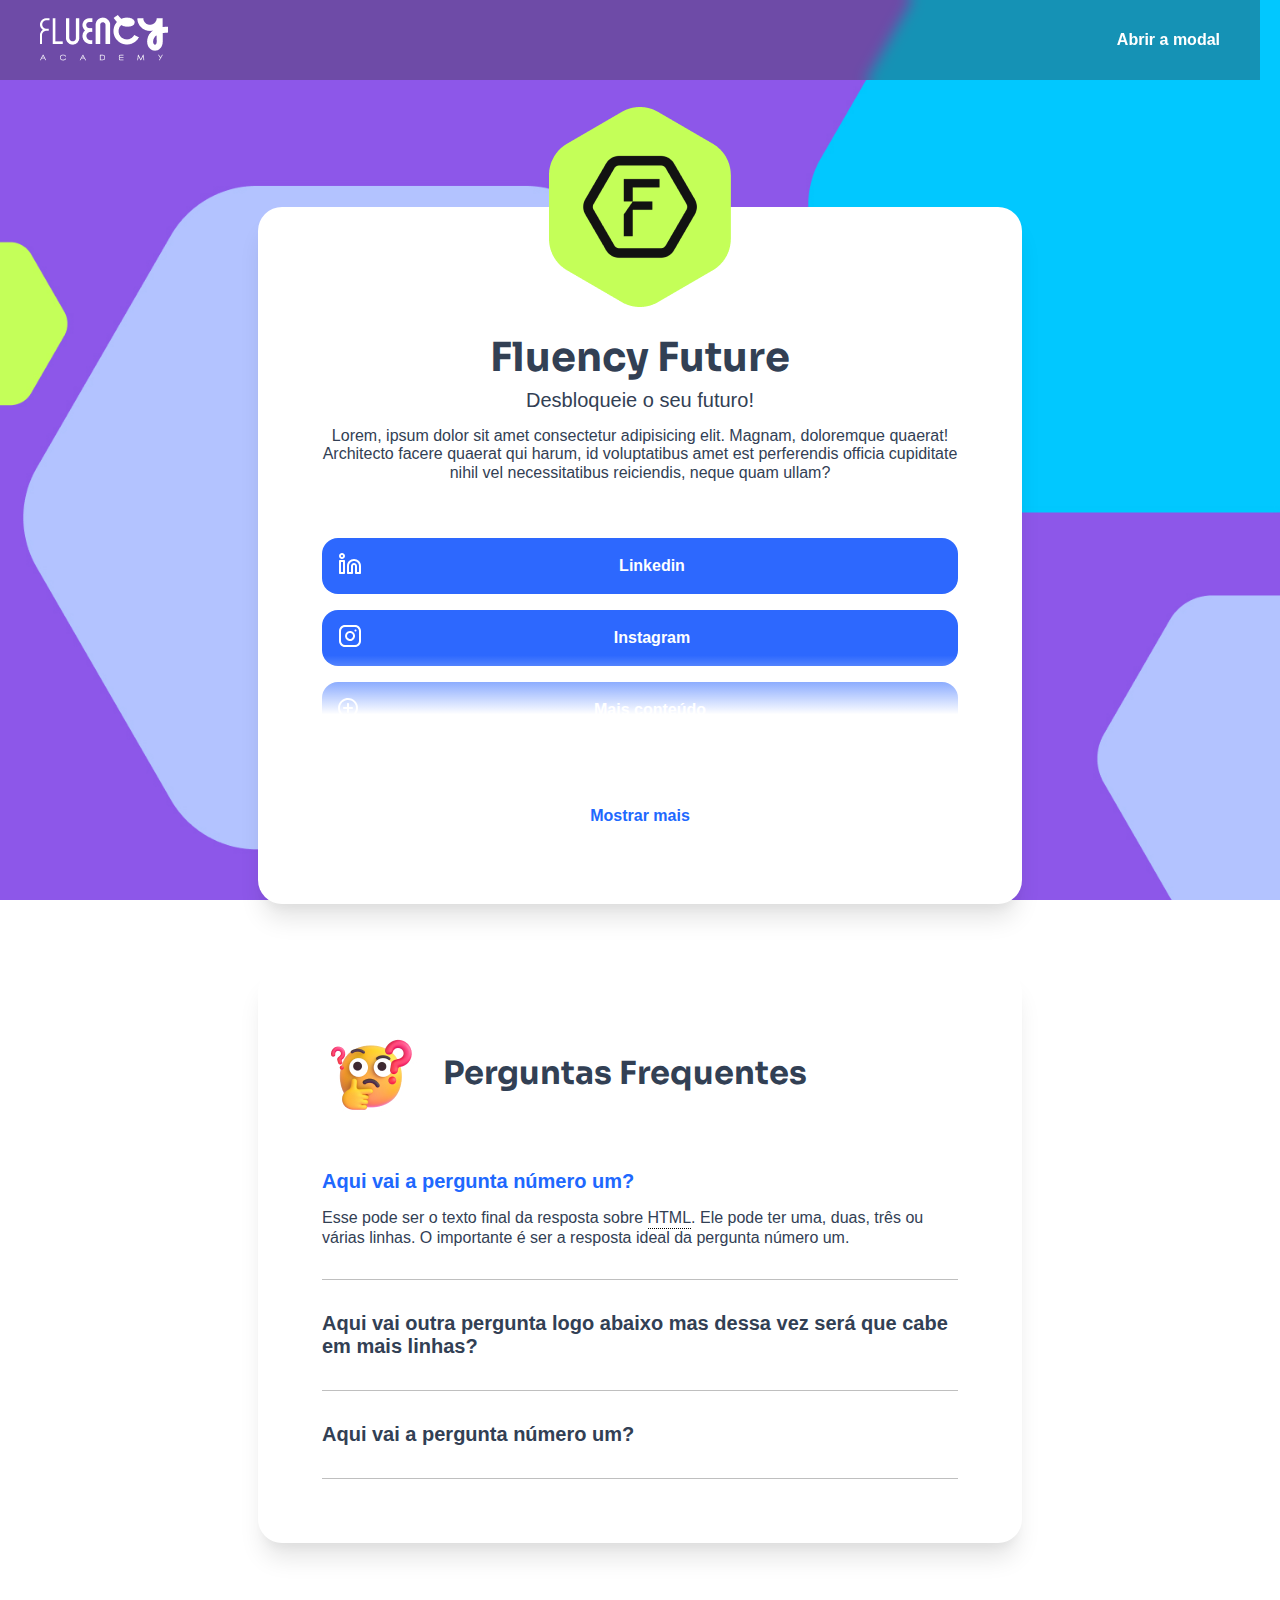
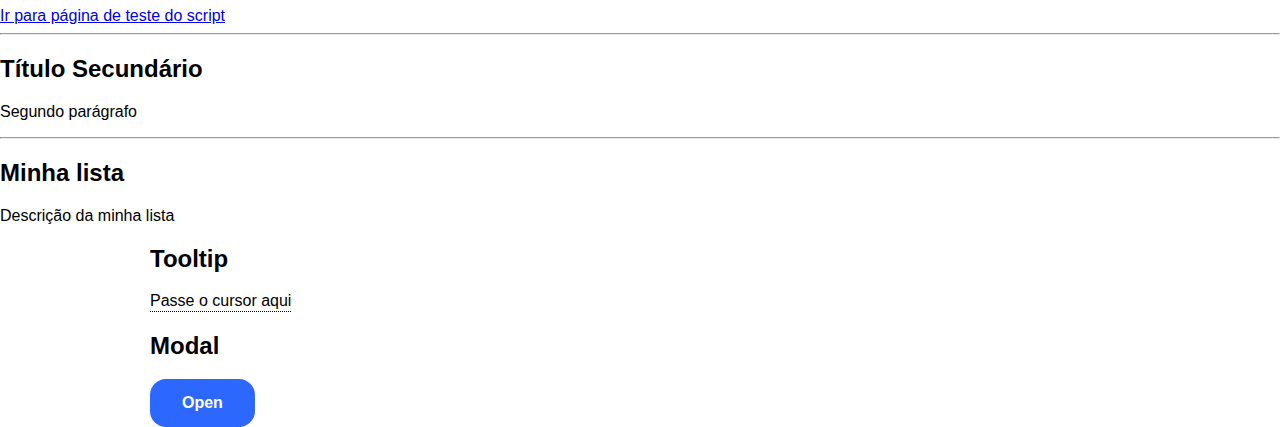
<file: index.html>
<!DOCTYPE html>
<html lang="pt-BR">
<head>
    <meta charset="UTF-8">
    <meta name="viewport" content="width=device-width, initial-scale=1.0">
    <title>Meu perfil</title>
    <meta name="description" content="Página de estudos Fluency Future">
    <link rel="stylesheet" href="./styles/normalize.css">
    <link rel="stylesheet" href="./styles/components.css">
    <link rel="stylesheet" href="./styles/main.css">
    <link rel="preconnect" href="https://fonts.googleapis.com">
    <link rel="preconnect" href="https://fonts.gstatic.com" crossorigin>
    <link href="https://fonts.googleapis.com/css2?family=Sora:wght@100..800&display=swap" rel="stylesheet">
    <script src="./scripts/components.js" async></script>
    <!--Meta tags para redes sociais-->
    <meta property="og:title" content="Fluency Future - Estudos">
    <meta property="og:type" content="website">
    <meta property="og:description" content="Página de Estudos Fluency Future">
    <meta property="og:image" content="https://reinaldo-alves.github.io/estudosfluencyfuture/images/logo.jpg">
    <meta property="og:image:alt" content="Logo Fluency Academy">
    <meta property="og:site_name" content="Fluency Future">
    <meta property="og:url" content="https://reinaldo-alves.github.io/estudosfluencyfuture/">
</head>
<body>
    <header class="main-header">
        <div class="main-header__left">
            <img src="./images/logo.png" alt="Logo Fluency Academy">
        </div>
        <div class="main-header__right">
            <a href="" onclick="openModal('modal'); return false">Abrir a modal</a>
        </div>
    </header>
    <div class="full-center-center full-center-center--margin-top">      
        <!-- Caixa Branca -->
        <div class="box box-avatar">
            
            <!-- Avatar ou Imagem de Perfil -->
            <div class="box__avatar">
                <img src="images/avatar.png" alt="Avatar - Logo da Fluency" />
            </div>

            <!-- Área de Títulos de Descrições -->
            <div class="box__header">
                <h1>Fluency Future</h1>
                <h2>Desbloqueie o seu futuro!</h2>
                <p>Lorem, ipsum dolor sit amet consectetur adipisicing elit. Magnam, doloremque quaerat! Architecto facere quaerat qui harum, id voluptatibus amet est perferendis officia cupiditate nihil vel necessitatibus reiciendis, neque quam ullam?</p>
            </div>

            <!-- Área de Conteúdo -->
            <div class="box__content">
                <div class="view-more">
                    <div class="view-more__content">
                        <!-- Lista de Links -->
                        <ul class="link-list">
                            <li>
                                <a href="https://linkedin.com" target="_blank">
                                    <span><img src="./images/linkedin.svg" alt="Logo do Linkedin" /></span>
                                    <span>Linkedin</span>
                                </a>
                            </li>
                            <li>
                                <a href="https://instagram.com" target="_blank">
                                    <span><img src="./images/instagram.svg" alt="Logo do Instagram" /></span>
                                    <span>Instagram</span>
                                </a>
                            </li>
                            <li>
                                <a href="https://fluencytv.io" target="_blank">
                                    <span><img src="./images/plus-circle.svg" alt="Ícone de Mais" /></span>
                                    <span>Mais conteúdo</span>
                                </a>
                            </li>
                            <li>
                                <a href="https://cursos.fluencyacademy.io" target="_blank">
                                    <span><img src="./images/calender.svg" alt="Ícone de Calendário" /></span>
                                    <span>Matricule-se</span>
                                </a>
                            </li>
                        </ul>
                    </div>
                    <div class="view-more__actions">
                        <button class="view-more-expand">Mostrar mais</button>
                        <button class="view-more-collapse">Mostrar menos</button>
                    </div>
                </div>
              
            </div>

        </div>
    </div>
    <div class="full-center-center">
        <div class="box">
            <div class="box__title">
                <img src="./images/question.jpg" alt="Emoji pensando">
                <h2>Perguntas Frequentes</h2>
            </div>
            <details class="accordion" open>
                <summary>Aqui vai a pergunta número um?</summary>
                <p>Esse pode ser o texto final da resposta sobre <span class="tooltip">HTML<span class="tooltiptext">Hypertext Markup Language</span></span>. Ele pode ter uma, duas, três ou várias linhas. O importante é ser a resposta ideal da pergunta número um.</p>
            </details>
            <details class="accordion">
                <summary>Aqui vai outra pergunta logo abaixo mas dessa vez será que cabe em mais linhas?</summary>
                <p>Esse pode ser o texto final da resposta sobre <span class="tooltip">CSS<span class="tooltiptext">Cascading Style Sheets</span></span>. Ele pode ter uma, duas, três ou várias linhas. O importante é ser a resposta ideal da pergunta número um.</p>
            </details>
            <details class="accordion">
                <summary>Aqui vai a pergunta número um?</summary>
                <p>Esse pode ser o texto final da resposta sobre <span class="tooltip">JS<span class="tooltiptext">JavaScript</span></span>. Ele pode ter uma, duas, três ou várias linhas. O importante é ser a resposta ideal da pergunta número um.</p>
            </details>
        </div>
    </div>
    

    <!--Teste de botão like-->
    <a href="./page.html"><div class="like-button" role="button" aria-label="Ir para script">Ir para página de teste do script</div></a>  
    <hr>
    <div>
        <h2>Título Secundário</h2>
        <p>Segundo parágrafo</p>
    </div>
    <hr>
    <div id="lista-itens">
        <h2>Minha lista</h2>
        <p class="subtitulo">Descrição da minha lista</p>
    </div>
    
    <div class="container">
        <h2>Tooltip</h2>
        <div class="tooltip">Passe o cursor aqui<span class="tooltiptext">Texto da tooltip</span></div>
    </div>

    <div class="container">
        <h2>Modal</h2>
        <button class="modal-button" onclick="openModal('modal')">Open</button>
    </div>

    <div class="modal" id="modal" hidden>
        <div class="modal__backdrop" onclick="closeModal('modal')"></div>
        <div class="modal__content">
            <div class="modal__content__header">
                <h3>Olá, eu sou o componente modal</h3>
            </div>
            <div class="modal__content__body">
                <p>Os modais concentram a atenção do usuário exclusivamente em uma tarefa ou informação por meio de uma janela que fica no topo do conteúdo da página. Busque ser objetivo e claro na informação</p>
            </div>
            <div class="modal__content__footer">
                <button class="modal-button" onclick="closeModal('modal')">Fechar modal</button>
            </div>
        </div>
    </div>
</body>
</html>
</file>
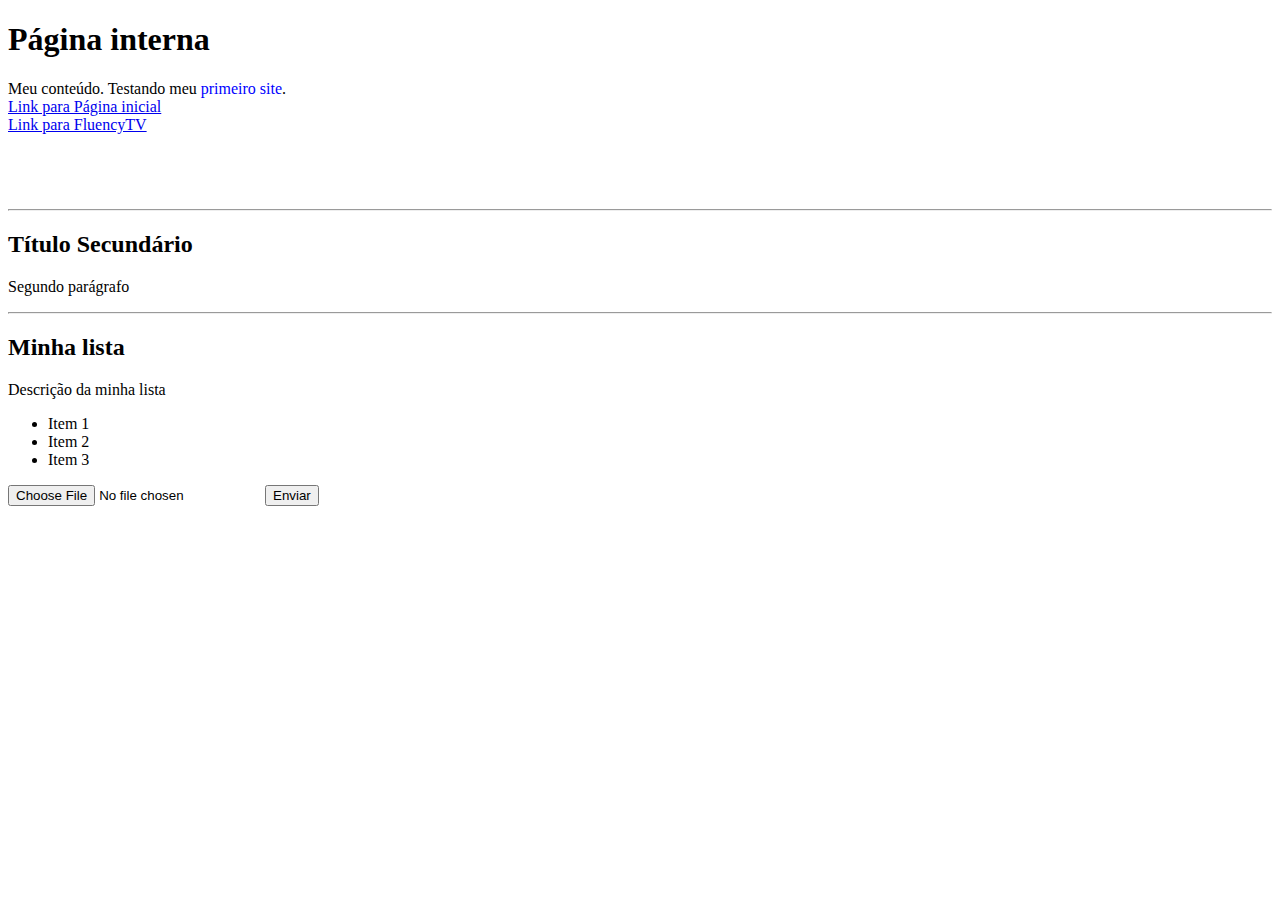
<file: page.html>
<!DOCTYPE html>
<html lang="pt-BR">
<head>
    <meta charset="UTF-8">
    <meta name="viewport" content="width=device-width, initial-scale=1.0">
    <title>Fluency Future - Javascript</title>
</head>
<body>
    <div id="bloco-conteudo1">
        <h1 id="titulo">Página interna</h1>
        <p class="subtitulo">Meu conteúdo. Testando meu <span style="color: blue;">primeiro site</span>. 
            <br>
            <a href="index.html">Link para Página inicial</a>
            <br>
            <a href="http://fluencytv.com" target="_blank">Link para FluencyTV</a>
        </p>       
        <img src="images/logo.png" />
    </div>
    <hr>
    <div>
        <h2>Título Secundário</h2>
        <p>Segundo parágrafo</p>
    </div>
    <hr>
    <div id="lista-itens">
        <h2>Minha lista</h2>
        <p class="subtitulo-sec">Descrição da minha lista</p>
        <ul>
            <li class="item">Item 1</li>
            <li class="item">Item 2</li>
            <li class="item">Item 3</li>
        </ul>
    </div>
    <form action="">
        <input type="file" id="fileInput">
        <button id="meuBotao" type="submit">Enviar</button>
    </form>
    <script src="main.js"></script>
</body>
</html>
</file>
<file: styles/components.css>
.view-more .view-more__content {
    max-height: 230px;
    overflow: hidden;
    margin-bottom: 8px;
    position: relative;
}

.view-more.view-more--expand .view-more__content {
    max-height: unset;
}

.view-more:not(.view-more--expand) .view-more__content::after {
    content: "";
    bottom: 0;
    position: absolute;
    width: 100%;
    height: 162px;
    background: linear-gradient(0deg, #fff 33.08%, rgba(255, 255, 255, 0.00) 69.54%);
}

.view-more:not(.view-more--expand) .view-more-collapse {
    display: none;
}

.view-more.view-more--expand .view-more-expand {
    display: none;
}

.view-more .view-more__actions {
    text-align: center;
    width: 100%;
    margin-top: 24px;
}

.view-more .view-more__actions button {
    color: #2068fe;
    outline: none;
    border: none;
    background-color: transparent;
    font-size: 16px;
    font-style: normal;
    font-weight: 700;
    cursor: pointer;
    margin: auto;
}

.accordion {
    border-bottom: solid 1px #bfbfbf;
}

.accordion summary {
    color: #324054;
    font-size: 20px;
    font-style: normal;
    font-weight: 600;
    cursor: pointer;
    width: 100%;
    display: flex;
    padding: 32px 0;
    align-items: center;
    justify-content: space-between;
}

.accordion p {
    color: #324054;
    font-size: 16px;
    font-style: normal;
    font-weight: 400;
    margin: 0;
    margin-bottom: 16px;
}

.accordion p:last-child {
    margin-bottom: 0;
}

.accordion[open] {
    padding-bottom: 32px;
}

.accordion[open] summary {
    padding-bottom: 16px;
    color: #2068fe;
}

.modal {
    position: fixed;
    top: 0;
    left: 0;
    width: 100%;
    height: 100vh;
    z-index: 999999;
    display: flex;
    padding: 0 10px;
    align-items: center;
    justify-content: center;
}

.modal .modal__backdrop {
    position: absolute;
    top: 0;
    left: 0;
    width: 100%;
    height: 100vh;
    background-color: rgba(0, 0, 0, .8);
}

.modal .modal__content {
    width: 100%;
    max-width: 600px;
    position: relative;
    padding: 24px;
    background-color: #fff;
    border-radius: 8px;
    max-height: 300px;
    display: flex;
    flex-direction: column;
    max-height: 300px;
}

.modal .modal__content .modal__content__header {
    padding-bottom: 16px;
}

.modal .modal__content .modal__content__header h3 {
    font-size: 20px;
    font-style: normal;
    font-weight: 600;
    line-height: 120%;
    margin: 0;
    color: #324054;
}

.modal .modal__content .modal__content__body {
    flex: 1;
    overflow: auto;
}

.modal .modal__content .modal__content__body p {
    font-size: 16px;
    font-style: normal;
    font-weight: 400;
}

.modal .modal__content .modal__content__footer {
    width: 100%;
    display: flex;
    flex-direction: row-reverse;
    margin-top: 10px;
}

.tooltip {
    position: relative;
    display: inline-block;
    border-bottom: 1px dotted black;
    cursor: help;
}

.tooltip .tooltiptext {
    visibility: hidden;
    width: 120px;
    background-color: #555;
    color: #fff;
    text-align: center;
    padding: 5px 0;
    border-radius: 6px;
    position: absolute;
    z-index: 1;
    bottom: 125%;
    left: 50%;
    margin-left: -60px;
    opacity: 0;
    transition: opacity 0.3s;
}

.tooltip .tooltiptext::after {
    content: "";
    position: absolute;
    top: 100%;
    left: 50%;
    margin-left: -5px;
    border-width: 5px;
    border-style: solid;
    border-color: #555 transparent transparent transparent;
}

.tooltip:hover .tooltiptext {
    visibility: visible;
    opacity: 1;
}
</file>
<file: styles/main.css>
/* Iniciando meu primeiro arquivo CSS */

html {
    box-sizing: border-box;
    background-image: url(../images/background.jpg);
    background-repeat: no-repeat;
    background-size: cover;
    background-attachment: fixed;
}

html, body {
    margin: 0;
    padding: 0;
    font-family: Arial, Helvetica, sans-serif;
    min-height: 100vh;
    min-width: 100%;
}

.main-header {
    background: rgba(56, 55, 55, 0.37);
    backdrop-filter: blur(7px);
    width: calc(100vw - 100px);
    height: 80px;
    position: fixed;
    top: 0;
    left: 0;
    display: flex;
    align-items: center;
    justify-content: space-between;
    padding: 0 40px;
    z-index: 1000;
}

.main-header__right a {
    color: #fff;
    font-size: 16px;
    font-style: normal;
    font-weight: 700;
    line-height: 100%;
    text-decoration: none;
}

.full-center-center {
    display: flex;
    padding: 0 20px;
    align-items: center;
    justify-content: center;
}

.full-center-center--margin-top {
    margin-top: 207px;
}

.box {
    width: 100%;
    height: 100%;
    padding: 64px;
    display: block;
    margin: 0 0 64px 0;
    max-width: 636px;
    position: relative;
    border-radius: 24px;
    background-color: #fff;
    box-shadow: 0px 20px 25px -5px rgba(0, 0, 0, 0.1), 0px 10px 10px -5px rgba(0, 0, 0, 0.04);
}

.box-avatar {
    padding-top: 128px;
}

.box__avatar {
    left: 50%;
    top: -100px;
    width: 182px;
    height: 200px;
    position: absolute;
    transform: translate(-50%);
}

.box__header {
    text-align: center;
    margin-bottom: 56px;
    color: #324054;
}

.box__header h1 {
    font-size: 40px;
    font-weight: 700;
    font-family: Sora;
    margin: 0;
    margin-bottom: 8px;
}

.box__header h2 {
    font-size: 20px;
    margin: 0;
    font-weight: 400;
    margin-bottom: 15px;
}

.box__header p {
    margin: 0;
    font-size: 16px;
}

.box .box__title h2 {
    color: #324054;
    font-size: 32px;
    font-style: normal;
    font-weight: 700;
    font-family: Sora;
    margin: 0;
}

.box .box__title {
    margin-bottom: 24px;
    display: flex;
    align-items: center;
    gap: 16px;
}

.link-list {
    list-style: none;
    margin: 0;
    padding: 0;
}

.link-list li {
    border-radius: 16px;
    background-color: #2d68fe;
    height: 56px;
    margin-bottom: 16px;
    padding: 0 16px;
}

.link-list li:hover {
    background-color: #324054;
}

.link-list li a {
    width: 100%;
    display: flex;
    height: 100%;
    color: #fff;
    text-decoration: none;
    align-items: center;
    justify-content: space-between;
    font-weight: 600;
    font-size: 16px;
}

.link-list li a span img {
    filter: invert(1) brightness(1000%);
}

.link-list li a span:last-child {
    text-align: center;
    width: 100%;
}

.link-list li:last-child {
    margin: 0;
}

.container {
    max-width: 980px;
    width: 100%;
    padding: 0 10px;
    display: block;
    margin: 0 auto;
}

[hidden] {
    display: none;
}

button {
    height: 48px;
    padding: 0 32px;
    margin: 0;
    border: 0;
    border-radius: 16px;
    background-color: #2d68fe;
    display: flex;
    align-items: center;
    justify-content: center;
    font-size: 16px;
    font-style: normal;
    font-weight: 700;
    color: #fff;
    cursor: pointer;
}

button:hover {
    filter: brightness(1.3);
}

@media screen and (max-width: 480px) {
    .box {
        padding: 40px;
        padding-top: 140px;
    }
    
    .box__header h1 {
        font-size: 32px;
    }
}
</file>
